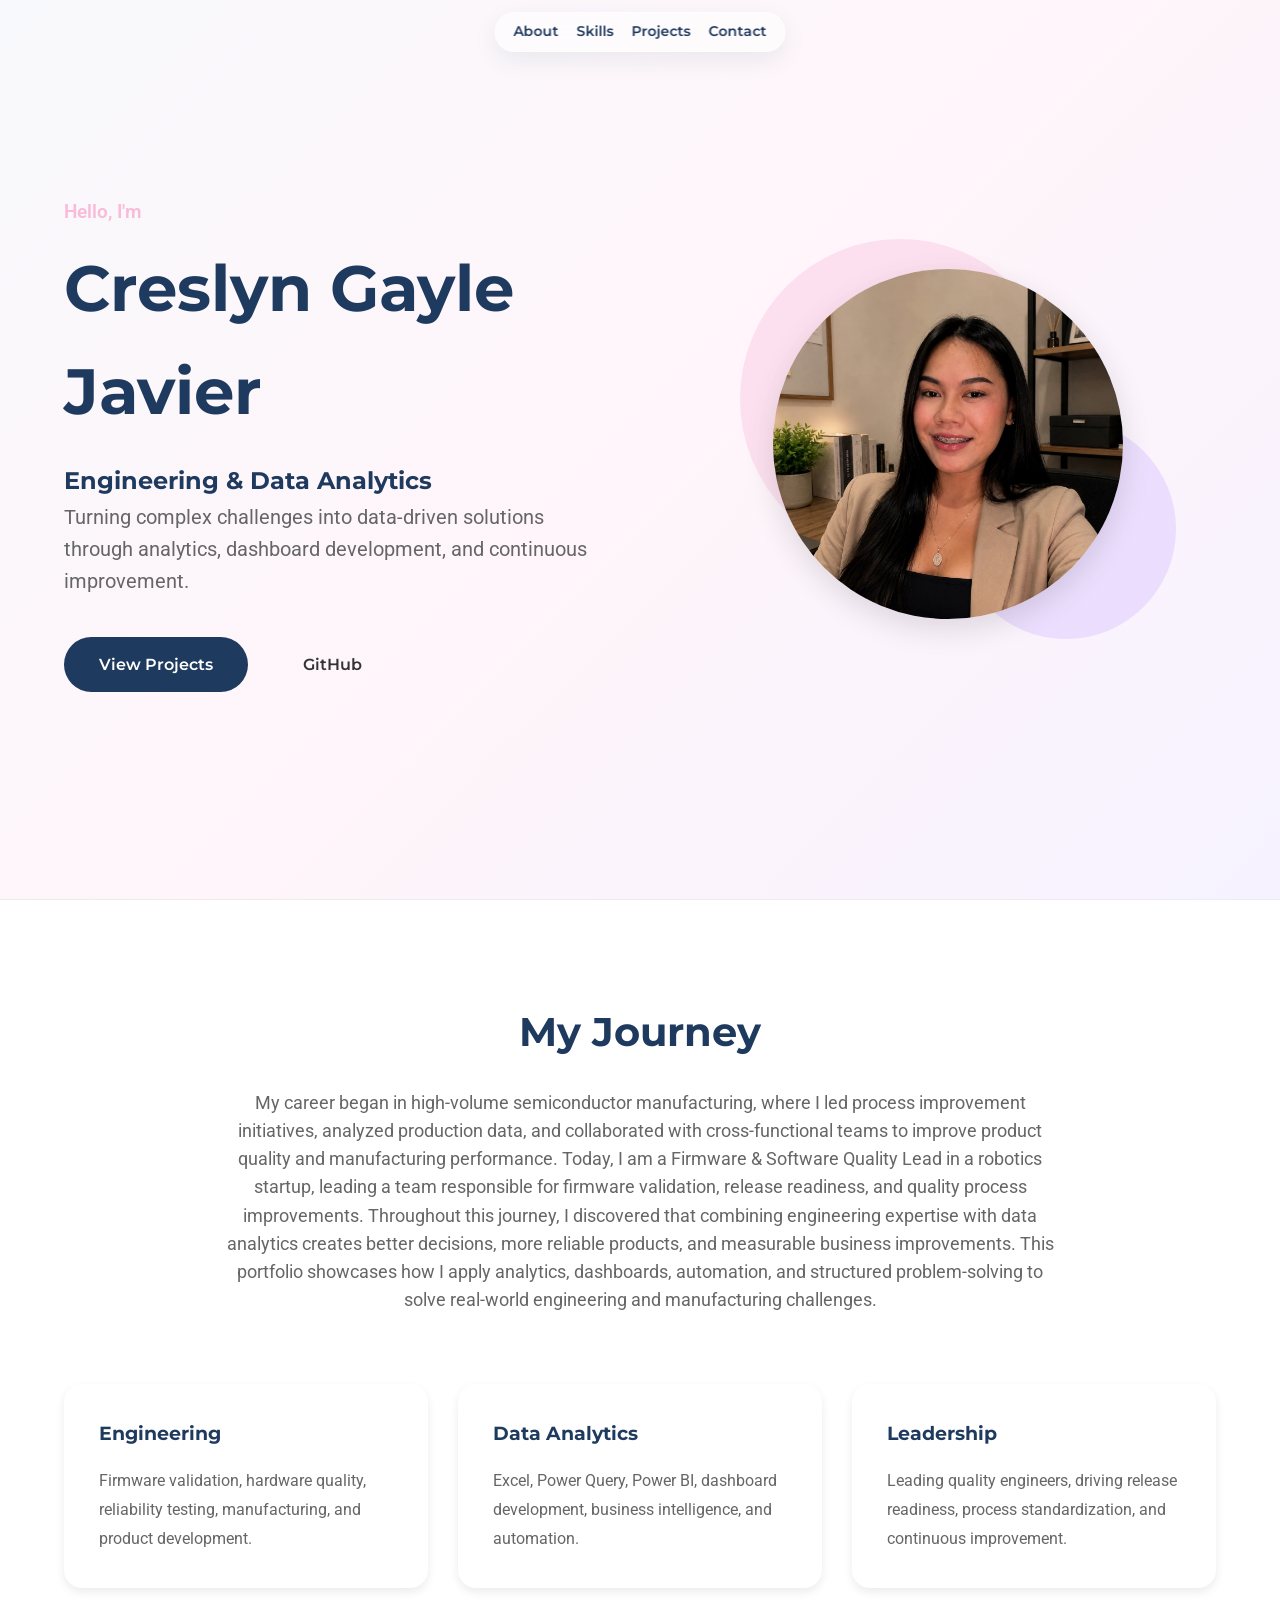
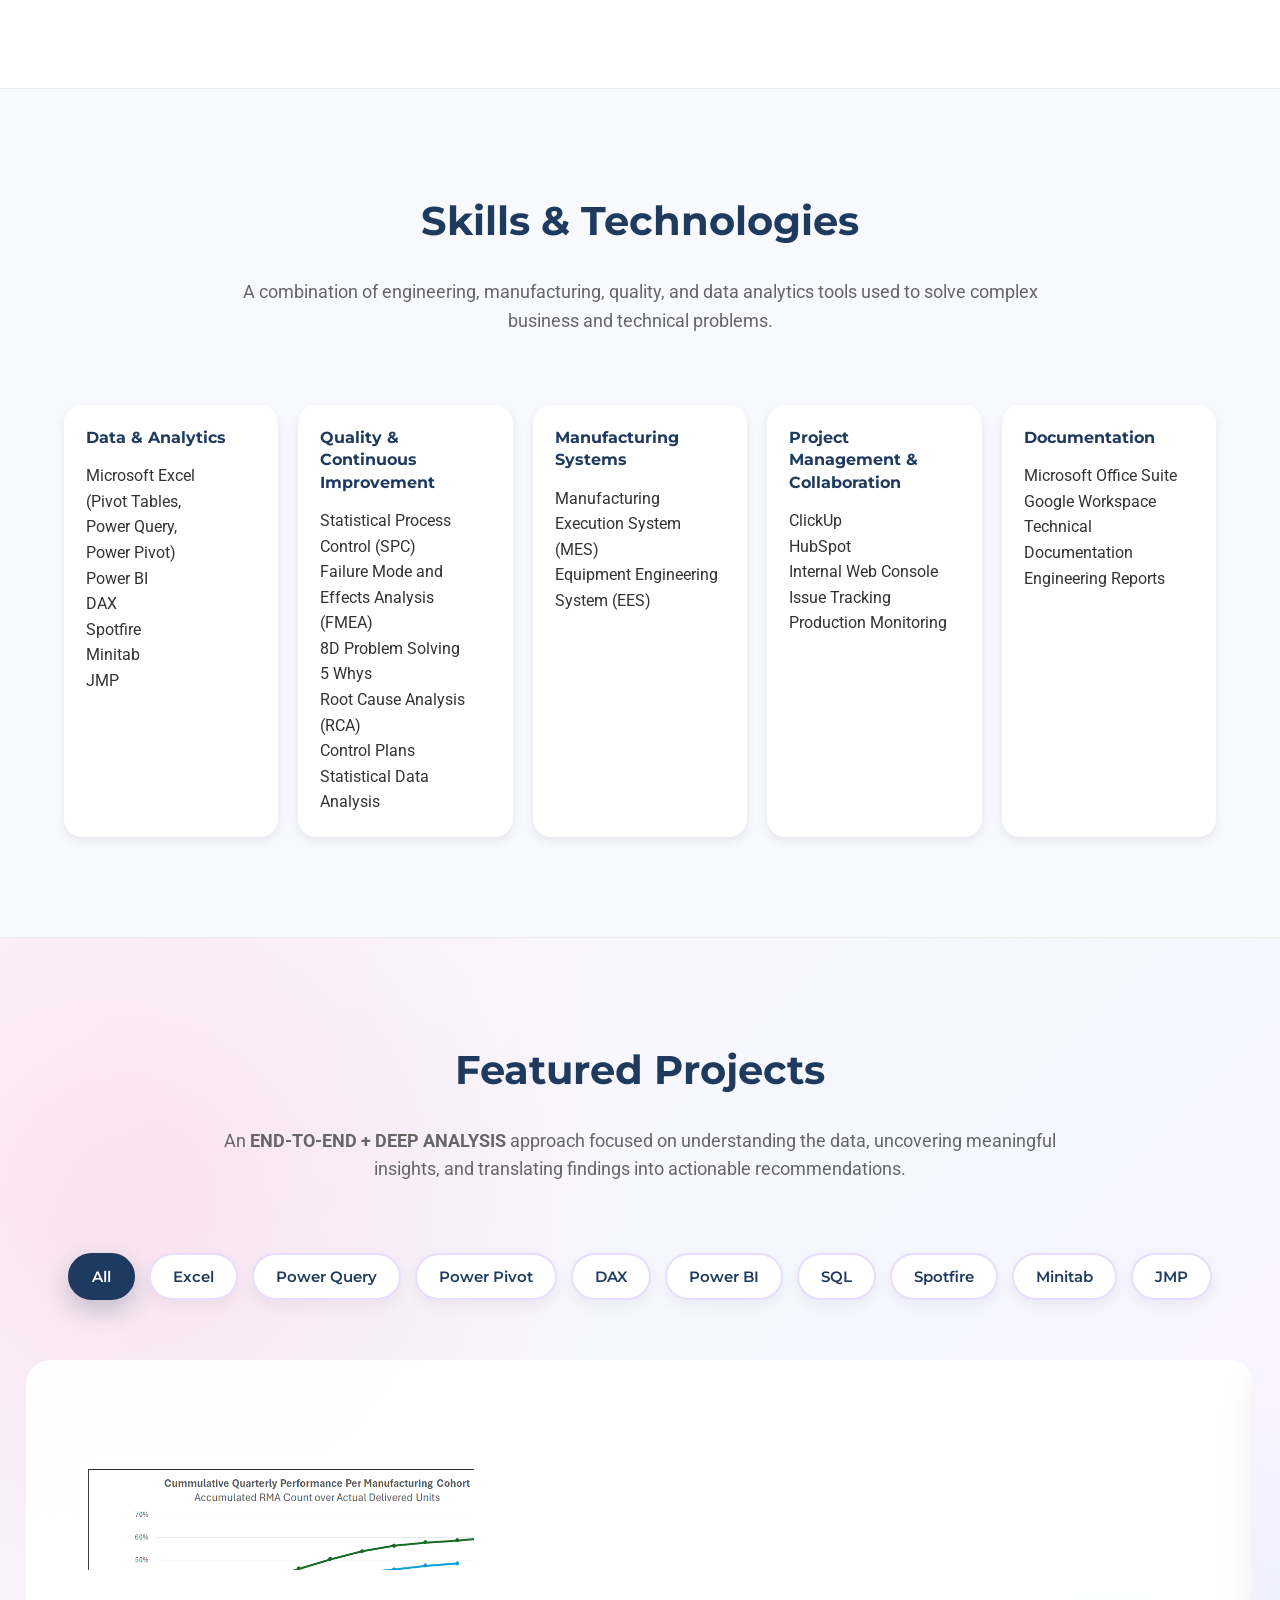
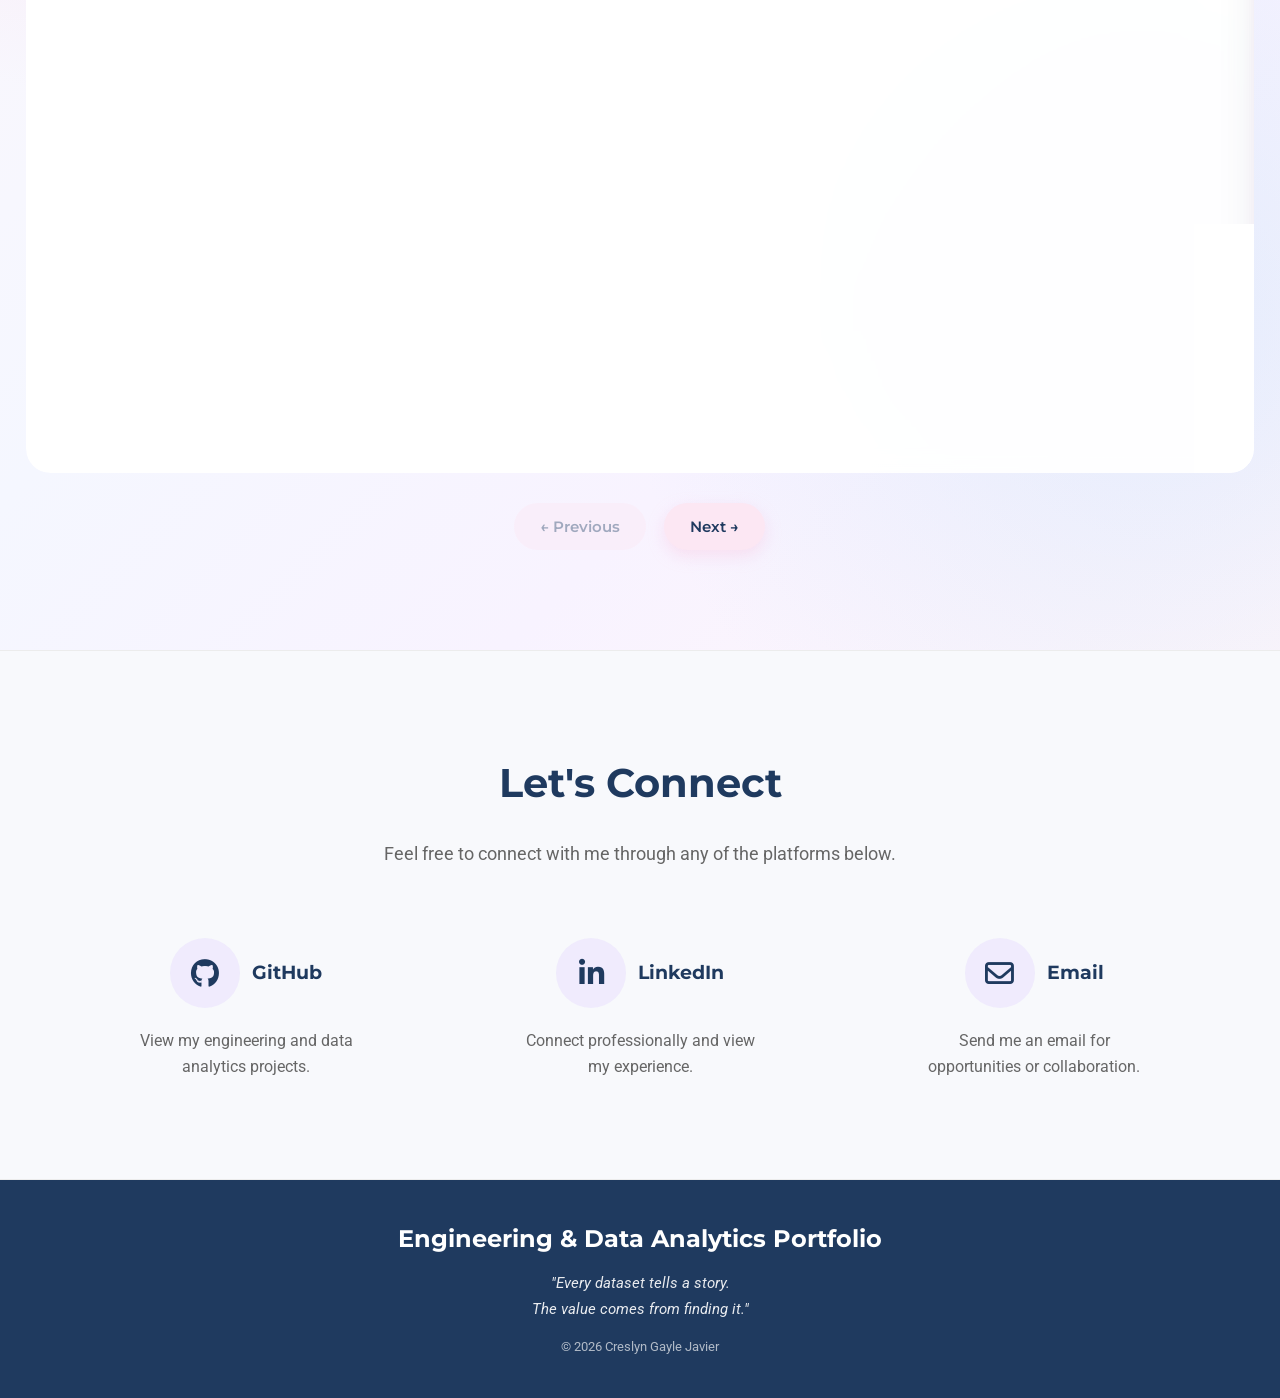
<file: index.html>
<!DOCTYPE html>
<html lang="en">

<head>

    <meta charset="UTF-8">
    <meta name="viewport" content="width=device-width, initial-scale=1.0">

    <title>Creslyn Gayle | Engineering & Data Analytics Portfolio</title>

    <meta name="description"
        content="Engineering and Data Analytics Portfolio showcasing firmware engineering, manufacturing quality, data analytics, dashboards, and automation projects.">

    <meta name="author" content="Creslyn Gayle Javier">

    <meta name="robots" content="index, follow">

    <link rel="canonical"
        href="https://lovelyjavier.github.io/Engineering-and-Data-Analytics-Portfolio/">

    <link rel="icon" href="favicon.png">

    <!-- Open Graph (Facebook, LinkedIn, Discord) -->

    <meta property="og:title"
        content="Creslyn Gayle | Engineering & Data Analytics Portfolio">

    <meta property="og:description"
        content="Engineering and Data Analytics Portfolio showcasing dashboards, quality engineering, manufacturing analytics, and automation projects.">

    <meta property="og:type" content="website">

    <meta property="og:url"
        content="https://lovelyjavier.github.io/Engineering-and-Data-Analytics-Portfolio/">

    <meta property="og:image"
        content="https://lovelyjavier.github.io/Engineering-and-Data-Analytics-Portfolio/images/profile.jpg">

    <!-- Twitter -->

    <meta name="twitter:card" content="summary_large_image">

    <meta name="twitter:title"
        content="Creslyn Gayle | Engineering & Data Analytics Portfolio">

    <meta name="twitter:description"
        content="Engineering and Data Analytics Portfolio showcasing dashboards, quality engineering, manufacturing analytics, and automation projects.">

    <meta name="twitter:image"
        content="https://lovelyjavier.github.io/Engineering-and-Data-Analytics-Portfolio/images/profile.jpg">

    <!-- Structured Data -->

    <script type="application/ld+json">
    {
      "@context":"https://schema.org",
      "@type":"Person",
      "name":"Creslyn Gayle Javier",
      "jobTitle":"Firmware & Software Quality Lead",
      "url":"https://lovelyjavier.github.io/Engineering-and-Data-Analytics-Portfolio/",
      "image":"https://lovelyjavier.github.io/Engineering-and-Data-Analytics-Portfolio/images/profile.jpg",
      "sameAs":[
        "https://github.com/LovelyJavier",
        "linkedin.com/in/crslyngyljvr"
      ]
    }
    </script>

    <link rel="stylesheet"
        href="https://cdnjs.cloudflare.com/ajax/libs/font-awesome/6.7.2/css/all.min.css">

    <link rel="stylesheet" href="css/style.css">

</head>
<body>

    <header>

    <nav>

        <ul>

            <li><a href="#about">About</a></li>
            <li><a href="#skills">Skills</a></li>
            <li><a href="#projects">Projects</a></li>
            <li><a href="#contact">Contact</a></li>

        </ul>

    </nav>

</header>

    <!-- ================= HERO ================= -->

<section id="hero">

    <div class="container hero-container">

        <div class="hero-content">

            <p class="hero-greeting">Hello, I'm</p>

            <h1>Creslyn Gayle Javier</h1>

            <h2 class="hero-title">
                Engineering & Data Analytics
            </h2>

            <p class="hero-description">
                Turning complex challenges into data-driven solutions through
                analytics, dashboard development, and continuous improvement.
            </p>

            <div class="hero-buttons">

                <a href="#projects" class="btn btn-primary">
                    View Projects
                </a>

                <a href="https://github.com/LovelyJavier"
                   target="_blank"
                   class="btn btn-secondary">

                    GitHub

                </a>

            </div>

        </div>

        <div class="hero-image">

            <div class="circle one"></div>
            <div class="circle two"></div>

            <img
                src="images/profile/Profile Picture.jpg"
                alt="Creslyn Gayle">

        </div>

    </div>

</section>
<!-- ==========================================
             ABOUT
        ========================================== -->
        
        <section id="about">
        
            <div class="container">
        
                <h2 class="section-title">
                    My Journey
                </h2>
        
                <p class="section-description">
        
                    My career began in high-volume semiconductor manufacturing, where I led
                    process improvement initiatives, analyzed production data, and collaborated
                    with cross-functional teams to improve product quality and manufacturing
                    performance.
        
                    Today, I am a Firmware & Software Quality Lead in a robotics startup,
                    leading a team responsible for firmware validation, release readiness,
                    and quality process improvements. Throughout this journey, I discovered
                    that combining engineering expertise with data analytics creates better
                    decisions, more reliable products, and measurable business improvements.
        
                    This portfolio showcases how I apply analytics, dashboards, automation,
                    and structured problem-solving to solve real-world engineering and
                    manufacturing challenges.
        
                </p>
        
                <div class="about-grid">
        
                    <div class="about-card">
        
                        <h3>Engineering</h3>
        
                        <p>
        
                            Firmware validation, hardware quality,
                            reliability testing, manufacturing,
                            and product development.
        
                        </p>
        
                    </div>
        
                    <div class="about-card">
        
                        <h3>Data Analytics</h3>
        
                        <p>
        
                            Excel, Power Query, Power BI,
                            dashboard development,
                            business intelligence, and automation.
        
                        </p>
        
                    </div>
        
                    <div class="about-card">
        
                        <h3>Leadership</h3>
        
                        <p>
        
                            Leading quality engineers,
                            driving release readiness,
                            process standardization,
                            and continuous improvement.
        
                        </p>
        
                    </div>
        
                </div>
        
            </div>
        
        </section>

    <!-- ==========================================
         SKILLS
    ========================================== -->
    
    <section id="skills">
    
        <div class="container">
    
            <h2 class="section-title">
                Skills & Technologies
            </h2>
    
            <p class="section-description">
    
                A combination of engineering, manufacturing, quality, and data analytics tools used to solve complex business and technical problems.
    
            </p>
    
            <div class="skills-grid">
    
                <div class="skill-card">
    
                    <h3>Data & Analytics</h3>
    
                    <ul>
    
                        <li>Microsoft Excel</li>
                        <li>(Pivot Tables,</li>
                        <li>Power Query,</li>
                        <li>Power Pivot)</li>
                        <li>Power BI</li>
                        <li>DAX</li>
                        <li>Spotfire</li>
                        <li>Minitab</li>
                        <li>JMP</li>
    
                    </ul>
    
                </div>
    
                <div class="skill-card">
    
                    <h3>Quality & Continuous Improvement</h3>
    
                    <ul>
    
                        <li>Statistical Process Control (SPC)</li>
    
                        <li>Failure Mode and Effects Analysis (FMEA)</li>
    
                        <li>8D Problem Solving</li>
    
                        <li>5 Whys</li>
    
                        <li>Root Cause Analysis (RCA)</li>
    
                        <li>Control Plans</li>
    
                        <li>Statistical Data Analysis</li>
    
                    </ul>
    
                </div>
    
                <div class="skill-card">
    
                    <h3>Manufacturing Systems</h3>
    
                    <ul>
    
                        <li>Manufacturing Execution System (MES)</li>
    
                        <li>Equipment Engineering System (EES)</li>
    
                    </ul>
    
                </div>
    
                <div class="skill-card">
    
                    <h3>Project Management & Collaboration</h3>
    
                    <ul>
    
                        <li>ClickUp</li>
    
                        <li>HubSpot</li>
    
                        <li>Internal Web Console</li>
    
                        <li>Issue Tracking</li>
    
                        <li>Production Monitoring</li>
    
                    </ul>
    
                </div>
    
                <div class="skill-card">
    
                    <h3>Documentation</h3>
    
                    <ul>
    
                        <li>Microsoft Office Suite</li>
    
                        <li>Google Workspace</li>
    
                        <li>Technical Documentation</li>
    
                        <li>Engineering Reports</li>
    
                    </ul>
    
                </div>
    
            </div>
    
        </div>
    
    </section>

    <!-- ==========================================
         PROJECTS
    ========================================== -->
    
    <section id="projects">
    
        <div class="container">
    
            <h2 class="section-title">
                Featured Projects
            </h2>
    
           <p class="section-description">
                An <strong>END-TO-END + DEEP ANALYSIS</strong> approach focused on
                understanding the data, uncovering meaningful insights, and translating
                findings into actionable recommendations.
            </p>
            
                 <!-- ==========================================
                             PROJECT FILTERS
                ========================================== -->
                
                <div class="project-filters">
                
                    <button class="filter-btn active" data-filter="all">
                        All
                    </button>
                
                    <button class="filter-btn" data-filter="excel">
                        Excel
                    </button>
                
                    <button class="filter-btn" data-filter="powerquery">
                        Power Query
                    </button>
                
                    <button class="filter-btn" data-filter="powerpivot">
                        Power Pivot
                    </button>

                    <button class="filter-btn" data-filter="dax">
                        DAX
                    </button>
                    
                    <button class="filter-btn" data-filter="powerbi">
                        Power BI
                    </button>
                
                    <button class="filter-btn" data-filter="sql">
                        SQL
                    </button>
                
                    <button class="filter-btn" data-filter="spotfire">
                        Spotfire
                    </button>
                
                    <button class="filter-btn" data-filter="minitab">
                        Minitab
                    </button>
                
                    <button class="filter-btn" data-filter="jmp">
                        JMP
                    </button>
                
                </div>
                
                <!-- ==========================================
                                 PROJECT CAROUSEL
                ========================================== -->
                
                <div class="projects-carousel">
                
                    <div class="projects-wrapper">
                
                        <div class="projects-track">
                
                            <!-- ==========================================
                                             PROJECT 1
                            ========================================== -->
                
                            <article class="project-card"
                                     data-tools="excel,powerquery,pivottables,excelformulas">
                
                                <!-- Dashboard Image -->
                
                                <div class="project-image">
                
                                    <img
                                        src="images/projects/Project 1.png"
                                        alt="Product Reliability and RMA Analytics Dashboard">
                
                                </div>
                
                                <!-- Project Information -->
                
                                <div class="project-content">
                
                                    <div class="project-header">
                
                                        <h3>
                                            Product Reliability &amp; RMA Analytics
                                        </h3>
                
                                        <span class="project-status completed">
                                            Completed
                                        </span>
                
                                    </div>
                
                                    <p class="project-description">
                
                                        Analyzed field quality RMA data to evaluate product reliability,
                                        identify manufacturing quality trends, compare manufacturing
                                        cohort performance, and monitor product performance throughout
                                        its lifecycle.
                
                                    </p>
                
                                    <div class="project-tools">
                
                                        <span>Excel</span>
                                        <span>Power Query</span>
                                        <span>Pivot Tables</span>
                                        <span>Excel Formulas</span>
                
                                    </div>
                
                                    <div class="project-details">
                
                                        <div>
                
                                            <strong>Data Source Complexity</strong>
                                            <p>★★★★★</p>
                
                                        </div>
                
                                        <div>
                
                                            <strong>Dashboard Difficulty</strong>
                                            <p>★★★★☆</p>
                
                                        </div>
                
                                    </div>
                
                                    <!-- View Project Button -->
                
                                    <div class="project-footer">
                
                                        <a href="https://github.com/LovelyJavier/Product-Reliability-and-RMA-Analytics"
                                           target="_blank"
                                           rel="noopener noreferrer"
                                           class="project-button">
                
                                            View Project
                
                                            <span>→</span>
                
                                        </a>
                
                                    </div>
                
                                </div>
                
                            </article>
                
                
                            <!-- ==========================================
                                             PROJECT 2
                            ========================================== -->
                
                            <article class="project-card"
                                     data-tools="powerbi,powerquery,dax,excel">
                
                                <!-- Dashboard Image -->
                
                                <div class="project-image">
                
                                    <img
                                        src="images/projects/Project 2.png"
                                        alt="Firmware Validation Analytics Dashboard">
                
                                </div>
                
                                <!-- Project Information -->
                
                                <div class="project-content">
                
                                    <div class="project-header">
                
                                        <h3>
                                            Firmware Validation Analytics
                                        </h3>
                
                                        <span class="project-status completed">
                                            Completed
                                        </span>
                
                                    </div>
                
                                    <p class="project-description">
                
                                        Developed an interactive Power BI dashboard to monitor firmware
                                        validation activities across Engineering Builds (EB) and
                                        Integration Builds (IB), providing visibility into testing
                                        progress, build stability, outstanding issues, validation
                                        coverage, and release readiness.
                
                                    </p>
                
                                    <div class="project-tools">
                
                                        <span>Power BI</span>
                                        <span>Power Query</span>
                                        <span>DAX</span>
                                        <span>Excel</span>
                
                                    </div>
                
                                    <div class="project-details">
                
                                        <div>
                
                                            <strong>Data Source Complexity</strong>
                                            <p>★★★☆☆</p>
                
                                        </div>
                
                                        <div>
                
                                            <strong>Dashboard Difficulty</strong>
                                            <p>★★☆☆☆</p>
                
                                        </div>
                
                                    </div>
                
                                    <!-- View Project Button -->
                
                                    <div class="project-footer">
                
                                        <a href="https://github.com/LovelyJavier/Firmware-Validation-Analytics"
                                           target="_blank"
                                           rel="noopener noreferrer"
                                           class="project-button">
                
                                            View Project
                
                                            <span>→</span>
                
                                        </a>
                
                                    </div>
                
                                </div>
                
                            </article>
                            
                            <!-- ==========================================
                                                PROJECT 3,
                            ========================================== -->
                            
                            <article class="project-card"
                                     data-tools="excel,powerquery,powerbi,dax,minitab">
                            
                                <!-- Dashboard Image -->
                            
                                <div class="project-image">
                            
                                    <img
                                        src="images/projects/Project 3.png"
                                        alt="Acoustic Test Data Analytics Dashboard">
                            
                                </div>
                            
                                <!-- Project Information -->
                            
                                <div class="project-content">
                            
                                    <div class="project-header">
                            
                                        <h3>
                                            Acoustic Test Data Analytics
                                        </h3>
                            
                                        <span class="project-status completed">
                                            Completed
                                        </span>
                            
                                    </div>
                            
                                    <p class="project-description">
                            
                                        Analyzed acoustic test data to evaluate noise performance, compare
                                        operating modes, design types, and material variants, identify
                                        high-noise measurement positions, and statistically validate the
                                        best-performing configurations against the baseline.
                            
                                    </p>
                            
                                    <div class="project-tools">
                            
                                        <span>Excel</span>
                                        <span>Power Query</span>
                                        <span>Power BI</span>
                                        <span>DAX</span>
                                        <span>Minitab</span>
                            
                                    </div>
                            
                                    <div class="project-details">
                            
                                        <div>
                            
                                            <strong>Data Source Complexity</strong>
                                            <p>★★★★☆</p>
                            
                                        </div>
                            
                                        <div>
                            
                                            <strong>Dashboard Difficulty</strong>
                                            <p>★★★☆☆</p>
                            
                                        </div>
                            
                                    </div>
                            
                                    <!-- View Project Button -->
                            
                                    <div class="project-footer">
                            
                                        <a href="https://github.com/LovelyJavier/Acoustic-Test-Data-Analytics"
                                           target="_blank"
                                           rel="noopener noreferrer"
                                           class="project-button">
                            
                                            View Project
                            
                                            <span>→</span>
                            
                                        </a>
                            
                                    </div>
                            
                                </div>
                            
                            </article>
                
                        </div>
                
                    </div>

                   
                
                    <!-- ==========================================
                                 CAROUSEL NAVIGATION
                    ========================================== -->
                
                    <div class="carousel-nav">
                
                        <button
                            type="button"
                            class="carousel-btn"
                            id="previous-project">
                
                            ← Previous
                
                        </button>
                
                        <button
                            type="button"
                            class="carousel-btn"
                            id="next-project">
                
                            Next →
                
                        </button>
                
                    </div>
                
                </div>
    </section>

    <!-- ==========================================
         CONTACT
    ========================================== -->
    
    <section id="contact">
    
        <div class="container">
    
            <h2 class="section-title">
    
                Let's Connect
    
            </h2>
    
            <p class="section-description">
    
                Feel free to connect with me through any of the platforms below.
    
            </p>
    
            <div class="contact-grid">
    
                <!-- GitHub -->
    
                <a href="https://github.com/LovelyJavier"
                   target="_blank"
                   class="contact-card">
    
                    <h3>
    
                        <i class="fa-brands fa-github"></i>
    
                        GitHub
    
                    </h3>
    
                    <p>
    
                        View my engineering and data analytics projects.
    
                    </p>
    
                </a>
    
                <!-- LinkedIn -->
    
                <a href="http://linkedin.com/in/crslyngyljvr"
                   target="_blank"
                   class="contact-card">
    
                    <h3>
    
                        <i class="fa-brands fa-linkedin-in"></i>
    
                        LinkedIn
    
                    </h3>
    
                    <p>
    
                        Connect professionally and view my experience.
    
                    </p>
    
                </a>
    
                <!-- Email -->
    
                <a href="mailto:creslyngaylejavier@icloud.com"
                   class="contact-card">
    
                    <h3>
    
                        <i class="fa-regular fa-envelope"></i>
    
                        Email
    
                    </h3>
    
                    <p>
    
                        Send me an email for opportunities or collaboration.
    
                    </p>
    
                </a>
    
            </div>
    
        </div>
    
    </section>
    
    <!-- ==========================================
         FOOTER
    ========================================== -->
    
    <footer>
    
            <div class="footer-content">
    
                <h2>
    
                    Engineering & Data Analytics Portfolio
    
                </h2>
    
                <p class="footer-quote">
    
                    "Every dataset tells a story.<br>
                    The value comes from finding it."
    
                </p>
    
                <p class="copyright">
    
                    © 2026 Creslyn Gayle Javier
    
                </p>
    
            </div>
    
    </footer>

    <script src="js/script.js"></script>
    
    </body>
    
    </html>
</file>
<file: css/style.css>
/* ==========================================
   GOOGLE FONTS
========================================== */

@import url('https://fonts.googleapis.com/css2?family=Montserrat:wght@400;500;600;700&family=Roboto:wght@300;400;500&display=swap');


/* ==========================================
   CSS VARIABLES
========================================== */

:root{

    /* Colors */

    --primary:#1F3A5F;
    --secondary:#F8BBD9;
    --accent:#CDB4FF;
    --highlight:#FFB86B;

    --background:#F8F9FC;
    --surface:#FFFFFF;

    --text:#333333;
    --text-light:#666666;

    /* Shadows */

    --shadow-small:0 4px 10px rgba(0,0,0,.08);
    --shadow-medium:0 10px 30px rgba(0,0,0,.12);

    /* Radius */

    --radius:18px;

    /* Transition */

    --transition:.35s ease;

    /* Width */

    --container:1200px;

}


/* ==========================================
   RESET
========================================== */

*{

    margin:0;
    padding:0;
    box-sizing:border-box;

}

html{

    scroll-behavior:smooth;

}

body {
    font-family: 'Roboto', sans-serif;
    background: var(--background);
    color: var(--text);
    line-height: 1.6;
    
    /* ADD THESE THREE LINES */
    display: flex;
    flex-direction: column;
    min-height: 100vh; 
}

/* ADD THIS NEW CLASS */
main, .main-content {
    flex: 1;
}



/* ==========================================
   TYPOGRAPHY
========================================== */

h1,h2,h3,h4{

    font-family:'Montserrat',sans-serif;
    color:var(--primary);

}

p{

    color:var(--text-light);

}

a{

    text-decoration:none;
    color:inherit;

}

ul{

    list-style:none;

}

img{

    max-width:100%;
    display:block;

}


/* ==========================================
   GLOBAL CONTAINER
========================================== */

.container{

    width:min(90%, var(--container));
    margin:auto;

}


/* ==========================================
   SECTION
========================================== */

section{

    padding:100px 0;

}


/* ==========================================
   PLACEHOLDER ONLY
   (remove later)
========================================== */

section{

    border-bottom:1px solid #ececec;

}
/* ==========================================
   NAVIGATION
========================================== */

header{

    position:fixed;

    top:12px;

    left:50%;

    transform:translateX(-50%);

    z-index:1000;

    transition:var(--transition);

}

nav{

    display:flex;

    justify-content:space-between;

    align-items:center;

    gap:20px;

    padding:8px 18px;

    border-radius:999px;

    background:rgba(255,255,255,.55);

    backdrop-filter:blur(18px);

    -webkit-backdrop-filter:blur(18px);

    border:1px solid rgba(255,255,255,.35);

    box-shadow:0 8px 24px rgba(31,58,95,.08);

}

nav ul{

    display:flex;

    align-items:center;

    flex-wrap:nowrap;

    gap:18px;

    margin:0;

    padding:0;

    list-style:none;

}

nav a{

    display:block;

    font-family:'Montserrat',sans-serif;

    font-size:.85rem;

    font-weight:600;

    color:var(--primary);

    position:relative;

    white-space:nowrap;

    transition:var(--transition);

}

nav a:hover{

    color:var(--highlight);

}

nav a::after{

    content:"";

    position:absolute;

    left:0;

    bottom:-5px;

    width:0;

    height:2px;

    background:var(--secondary);

    transition:var(--transition);

}

nav a:hover::after{

    width:100%;

}

header.scrolled nav{

    background:rgba(255,255,255,.82);

    box-shadow:0 10px 25px rgba(31,58,95,.12);

}
/* ==========================================
   HERO
========================================== */

#hero {

    min-height: 100vh;
   
    padding-top:90px;
   
    display: flex;

    align-items: center;

    background: linear-gradient(
        135deg,
        #F8F9FC 0%,
        #FFF5FA 50%,
        #F6F2FF 100%
    );

    overflow: hidden;

}

.hero-container{

    display:flex;

    justify-content:space-between;

    align-items:center;

    gap:80px;

}

.hero-content{

    flex:1;

}

.hero-greeting{

    color:var(--secondary);

    font-weight:600;

    font-size:1.2rem;

    margin-bottom:10px;

}

.hero-content h1{

    font-size:4rem;

    margin-bottom:20px;

}

.hero-description{

    font-size:1.25rem;

    max-width:550px;

    margin-bottom:40px;

}

.hero-buttons{

    display:flex;

    gap:20px;

}

.btn{

    padding:15px 35px;

    border-radius:50px;

    font-family:'Montserrat',sans-serif;

    font-weight:600;

    transition:var(--transition);

}

.btn-primary{

    background:var(--primary);

    color:white;

}

.btn-primary:hover {

    background: var(--highlight);

    transform: translateY(-4px);

    box-shadow: var(--shadow-medium);

}

.btn-secondary:hover {

    background: var(--primary);

    color: white;

    transform: translateY(-4px);

}

.btn-secondary:hover{

    background:var(--primary);

    color:white;

}

.hero-image{

    flex:1;

    display:flex;

    justify-content:center;

    position:relative;

}

.hero-image img{

    width:350px;

    height:350px;

    object-fit:cover;

    border-radius:50%;

    box-shadow:var(--shadow-medium);

    position:relative;

    z-index:2;

}

.circle{

    position:absolute;

    border-radius:50%;

    z-index:1;

}

.one{

    width:320px;

    height:320px;

    background:rgba(248,187,217,.35);

    top:-30px;

    left:60px;

}

.two{

    width:220px;

    height:220px;

    background:rgba(205,180,255,.35);

    bottom:-20px;

    right:40px;

}
/* ==========================================
   ABOUT
========================================== */

.section-title{

    text-align:center;

    font-size:2.5rem;

    margin-bottom:25px;

}

.section-description{

    max-width:850px;

    margin:0 auto 70px;

    text-align:center;

    font-size:1.1rem;

}

.strength-grid{

    display:grid;

    grid-template-columns:repeat(3,1fr);

    gap:30px;

}

.strength-card{

    background:var(--surface);

    padding:35px;

    border-radius:var(--radius);

    box-shadow:var(--shadow-small);

    transition:var(--transition);

}

.strength-card:hover{

    transform:translateY(-8px);

    box-shadow:var(--shadow-medium);

}

.strength-card h3{

    margin-bottom:15px;

}
/* ==========================================
   HERO ANIMATIONS
========================================== */

.hero-content {

    animation: fadeUp 1s ease forwards;

}

.hero-image {

    animation: fadeIn 1.2s ease forwards;

}

@keyframes fadeUp {

    from {

        opacity: 0;

        transform: translateY(40px);

    }

    to {

        opacity: 1;

        transform: translateY(0);

    }

}

@keyframes fadeIn {

    from {

        opacity: 0;

    }

    to {

        opacity: 1;

    }

}
/* ==========================================
   SKILLS
========================================== */

.skills-grid {

    display: grid;

    grid-template-columns: repeat(5, 1fr);

    gap: 20px;

    margin-top: 60px;

}

.skill-card {

    background: var(--surface);

    border-radius: var(--radius);

    padding: 22px;

    box-shadow: var(--shadow-small);

    transition: var(--transition);

    text-align: left;

}

.skill-card:hover {

    transform: translateY(-8px);

    box-shadow: var(--shadow-medium);

}

.skill-card img {

    width: 65px;

    height: 65px;

    margin: 0 auto 20px;

}

.skill-card h3 {

    font-size: 1rem;

    margin-bottom: 14px;

    line-height: 1.4;

}

.skill-card p {

    font-size: .85rem;

    line-height: 1.7;

    text-align: left;

}
/* ==========================================
   ABOUT
========================================== */

#about {

    background: #ffffff;

}

.about-grid {

    display: grid;

    grid-template-columns: repeat(3, 1fr);

    gap: 30px;

    margin-top: 60px;

}

.about-card {

    background: var(--surface);

    padding: 35px;

    border-radius: var(--radius);

    box-shadow: var(--shadow-small);

    transition: var(--transition);

}

.about-card:hover {

    transform: translateY(-8px);

    box-shadow: var(--shadow-medium);

}

.about-card h3 {

    margin-bottom: 18px;

    color: var(--primary);

}

.about-card p {

    line-height: 1.8;

}
/* ==========================================
   PROJECTS
========================================== */

#projects {

    position: relative;

    background:
        radial-gradient(
            circle at 10% 20%,
            rgba(248, 187, 217, 0.35),
            transparent 32%
        ),

        radial-gradient(
            circle at 90% 75%,
            rgba(173, 216, 255, 0.30),
            transparent 35%
        ),

        linear-gradient(
            135deg,
            #fdf7fb 0%,
            #f5f7ff 45%,
            #f8f3ff 70%,
            #fff6fa 100%
        );

    overflow: hidden;
}


/* Wider only for Projects */

#projects .container {

    width: min(96%, 1600px);

    position: relative;

    z-index: 1;
}


/* ==========================================
   PROJECT CAROUSEL
========================================== */

.projects-carousel {

    width: 100%;

    margin-top: 60px;
}


.projects-wrapper {

    width: 100%;

    overflow: hidden;

    border-radius: 24px;
}


.projects-track {

    display: flex;

    transition: transform .5s ease;
}


/* ==========================================
   PROJECT CARD
========================================== */

.project-card {

    flex: 0 0 100%;

    min-width: 100%;

    display: grid;

    grid-template-columns: 65% 35%;

    gap: 40px;

    background: rgba(255, 255, 255, 0.94);

    border: 1px solid rgba(255, 255, 255, 0.75);

    backdrop-filter: blur(10px);

    border-radius: 24px;

    padding: 50px;

    min-height: 600px;

    box-shadow:
        0 15px 40px rgba(25, 55, 95, 0.08),
        0 5px 20px rgba(236, 72, 153, 0.05);

    align-items: center;

    box-sizing: border-box;

    transition: .35s ease;
}


.project-card:hover {

    transform: translateY(-8px);

    box-shadow:
        0 25px 60px rgba(25, 55, 95, 0.10),
        0 15px 35px rgba(236, 72, 153, 0.13);
}


/* ==========================================
   PROJECT CONTENT
========================================== */

.project-content {

    display: flex;

    flex-direction: column;

    height: 100%;
}


.project-content h3 {

    font-size: 2.5rem;

    line-height: 1.15;

    margin-bottom: 20px;
}


.project-content p {

    color: #555;

    font-size: 1.05rem;

    line-height: 1.9;
}


/* ==========================================
   PROJECT IMAGE
========================================== */

.project-image {

    position: relative;

    overflow: hidden;

    border-radius: 18px;
}


.project-image img {

    width: 100%;

    height: 520px;

    object-fit: cover;

    object-position: top;

    display: block;
}


/* ==========================================
   PROJECT TOOLS
========================================== */

.project-tools {

    display: flex;

    flex-wrap: wrap;

    gap: 10px;

    margin: 25px 0;
}


.project-tools span {

    background: #FCE7F3;

    color: var(--primary);

    padding: 10px 18px;

    border-radius: 999px;

    font-size: .92rem;

    font-weight: 600;
}


/* ==========================================
   PROJECT DETAILS
========================================== */

.project-details {

    display: grid;

    grid-template-columns: repeat(2, 1fr);

    gap: 20px;

    margin-bottom: 30px;
}


.project-details div {

    background: rgba(250, 250, 250, 0.85);

    padding: 18px;

    border-radius: 16px;

    text-align: center;

    border: 1px solid rgba(248, 187, 217, 0.15);
}


.project-details strong {

    display: block;

    margin-bottom: 8px;

    color: var(--primary);
}


.project-details p {

    font-size: 1.2rem;
}


/* ==========================================
   PROJECT BUTTON
========================================== */

.project-button {

    display: inline-flex;

    align-items: center;

    gap: 10px;

    margin-left: auto;

    background: var(--primary);

    color: #fff;

    padding: 16px 32px;

    border-radius: 999px;

    font-family: 'Montserrat', sans-serif;

    font-size: 1rem;

    text-decoration: none;

    transition: .3s ease;
}


.project-button:hover {

    transform: translateY(-3px);

    opacity: .9;
}


/* ==========================================
   PROJECT FOOTER
========================================== */

.project-footer {

    margin-top: auto;

    display: flex;

    justify-content: flex-end;

    align-items: center;
}


/* ==========================================
   CAROUSEL NAVIGATION
========================================== */

.carousel-nav {

    display: flex;

    justify-content: center;

    align-items: center;

    gap: 18px;

    margin-top: 30px;
}


.carousel-btn {

    border: none;

    background: #FCE7F3;

    color: var(--primary);

    padding: 14px 26px;

    border-radius: 999px;

    font-family: 'Montserrat', sans-serif;

    font-size: .95rem;

    font-weight: 600;

    cursor: pointer;

    transition: .3s;

    box-shadow: 0 6px 16px rgba(248, 187, 217, .35);
}


.carousel-btn:hover {

    background: var(--accent);

    color: #fff;

    transform: translateY(-2px);
}


.carousel-btn:disabled {

    opacity: .4;

    cursor: not-allowed;

    transform: none;

    box-shadow: none;
}

/* ==========================================
   MOBILE
========================================== */

@media(max-width:900px){

    .project-card{

        grid-template-columns:1fr;

        padding:25px;

    }

    .project-image img{

        height:250px;

    }

    .project-button{

        margin-left:0;

        margin-top:30px;

    }

    .project-footer{

        justify-content:flex-start;

    }

}
/* ==========================================
   CONTENT
========================================== */

.project-content{

    display:flex;

    flex-direction:column;

    height:100%;

}

.project-header{

    display:flex;

    justify-content:space-between;

    align-items:flex-start;

    margin-bottom:18px;

}

.project-header h3{

    font-size:1.9rem;

    line-height:1.3;

    color:var(--primary);

    max-width:75%;

}

.project-status{

    padding:6px 14px;

    border-radius:999px;

    font-size:.8rem;

    font-weight:600;

}

.completed{

    background:#dcfce7;

    color:#166534;

}

/* ==========================================
   DESCRIPTION
========================================== */

.project-description{

    font-size:.95rem;

    line-height:1.75;

    margin-bottom:20px;

}

/* ==========================================
   TOOLS
========================================== */

.project-tools{

    display:flex;

    flex-wrap:wrap;

    gap:8px;

    margin-bottom:20px;

}

.project-tools span{

    background:#eef2ff;

    color:var(--primary);

    padding:7px 14px;

    border-radius:999px;

    font-size:.8rem;

    font-weight:600;

}

/* ==========================================
   DETAILS
========================================== */

.project-details{

    display:flex;

    gap:24px;

    margin-bottom:20px;

}

.project-details div{

    background:#fafafa;

    padding:10px 16px;

    border-radius:12px;

}

.project-details strong{

    display:block;

    font-size:.75rem;

    color:#888;

    margin-bottom:4px;

    text-transform:uppercase;

    letter-spacing:.5px;

}

.project-details p{

    font-size:.95rem;

    font-weight:600;

    color:var(--primary);

}

/* ==========================================
   VIEW PROJECT BUTTON
========================================== */

.project-button{

    margin-top:auto;

    display:inline-flex;

    justify-content:center;

    align-items:center;

    gap:8px;

    width:fit-content;

    padding:12px 24px;

    border-radius:999px;

    background:linear-gradient(135deg,#F8BBD9,#F6A5C0);

    color:#ffffff;

    font-family:'Montserrat',sans-serif;

    font-size:.9rem;

    font-weight:600;

    text-decoration:none;

    box-shadow:0 8px 18px rgba(248,187,217,.35);

    transition:all .3s ease;

}

.project-button:hover{

    transform:translateY(-3px);

    box-shadow:0 12px 24px rgba(248,187,217,.45);

    background:linear-gradient(135deg,#F6A5C0,#EC4899);

}

.project-button span{

    transition:transform .3s ease;

}

.project-button:hover span{

    transform:translateX(4px);

}

/* ==========================================
   MOBILE
========================================== */

@media(max-width:900px){

    .project-card{

        flex:0 0 100%;

        grid-template-columns:1fr;

    }

    .project-image img{

    width:100%;

    height:180px;

    object-fit:cover;

}

    .project-header{

        flex-direction:column;

        gap:12px;

    }

    .project-header h3{

        max-width:100%;

        font-size:1.6rem;

    }

    .project-details{

        flex-direction:column;

        gap:12px;

    }

    .project-button{

    width:100%;

    padding:10px 18px;

    font-size:.8rem;

}

}
/* ==========================================
   CONTACT
========================================== */

#contact{

    width:100%;

}


.contact-grid{

    display:grid;

    grid-template-columns:repeat(3,1fr);

    gap:30px;

    margin-top:60px;

}

.contact-card i{

    width:70px;

    height:70px;

    display:flex;

    align-items:center;

    justify-content:center;

    border-radius:50%;

    font-size:1.8rem;

    background:rgba(205,180,255,.20);

    color:var(--primary);

    transition:var(--transition);

}

.contact-card:hover i{

    color:var(--highlight);

    transform:scale(1.15);

}
.contact-card p{

    text-align:center;

    max-width:240px;

    margin:auto;

}

.contact-card h3{

    display:flex;

    justify-content:center;

    align-items:center;

    gap:12px;

    color:var(--primary);

    margin-bottom:20px;

}
/* ==========================================
   FOOTER (FIXED)
========================================== */
footer {
    display: block !important;
    clear: both !important;
    width: 100vw !important;
    position: relative !important;
    left: 50% !important;
    transform: translateX(-50%) !important;
    background-color: #1F3A5F !important; /* Forces your primary dark blue hex color */
    color: #ffffff !important;
    padding: 40px 0 !important;
    margin: 0 !important;
}

.footer-content {
    text-align: center !important;
    width: 100% !important;
    max-width: 1200px !important;
    margin: 0 auto !important;
    padding: 0 20px !important;
}

.footer-content h2 {
    color: #ffffff !important;
    font-size: 1.5rem !important;
    margin-bottom: 12px !important;
}

.footer-quote {
    color: rgba(255, 255, 255, 0.90) !important;
    font-size: 0.95rem !important;
    font-style: italic !important;
    line-height: 1.7 !important;
    margin-bottom: 15px !important;
}

.copyright {
    color: rgba(255, 255, 255, 0.65) !important;
    font-size: 0.8rem !important;
}  

/* ==========================================
   PROJECT FILTERS
========================================== */

.project-filters{

    display:flex;

    justify-content:center;

    align-items:center;

    flex-wrap:wrap;

    gap:14px;

    margin:45px 0 60px;

}

.filter-btn{

    background:var(--surface);

    color:var(--primary);

    border:2px solid rgba(205,180,255,.45);

    border-radius:999px;

    padding:12px 22px;

    font-family:'Montserrat',sans-serif;

    font-size:.95rem;

    font-weight:600;

    cursor:pointer;

    transition:var(--transition);

    box-shadow:0 6px 16px rgba(0,0,0,.05);

}

.filter-btn:hover{

    transform:translateY(-3px);

    border-color:var(--secondary);

    background:rgba(248,187,217,.18);

    box-shadow:0 10px 24px rgba(205,180,255,.30);

}

.filter-btn.active{

    background:var(--primary);

    color:white;

    border-color:var(--primary);

    box-shadow:0 10px 25px rgba(31,58,95,.25);

}
/* ==========================================
   RESPONSIVE DESIGN
========================================== */

/* ==========================================
   Tablets & Small Laptops
========================================== */

@media (max-width:1200px){

    /* Hero */

    .hero-container{

        flex-direction:column;
        text-align:center;
        gap:50px;

    }

    .hero-content{

        order:2;

    }

    .hero-image{

        order:1;

    }

    .hero-description{

        margin:0 auto 35px;
        max-width:650px;

    }

    .hero-buttons{

        justify-content:center;

    }

    /* Projects */

    .project-card{

        grid-template-columns:1fr;
        gap:30px;

    }

    .project-image{

        order:-1;

    }

    .project-details{

        gap:40px;

    }

}


/* ==========================================
   Phones
========================================== */

@media (max-width:600px){

    /* ================= Navigation ================= */

    nav{

        padding:8px 16px;

    }

    nav ul{

        display:flex;
        flex-wrap:nowrap;
        justify-content:center;
        align-items:center;
        gap:12px;

    }

    nav a{

        font-size:.85rem;

    }

    /* ================= Sections ================= */

    section{

        padding:70px 0;

    }

    /* ================= Hero ================= */

    .hero-content h1{

        font-size:2.5rem;

    }

    .hero-description{

        font-size:1rem;

    }

    .hero-buttons{

        flex-direction:column;
        align-items:center;

    }

    .hero-image img{

        width:240px;
        height:240px;

    }

    .one{

        width:220px;
        height:220px;

    }

    .two{

        width:160px;
        height:160px;

    }

    /* ================= About ================= */

    .about-grid{

        grid-template-columns:1fr;

    }

    /* ================= Skills ================= */

    .skills-grid{

        grid-template-columns:1fr;

    }

    /* ================= Projects ================= */

    .project-card{

        grid-template-columns:1fr;
        padding:20px;
        gap:24px;

    }

    .project-image img{

        width:100%;
        height:auto;
        max-height:260px;
        object-fit:contain;

    }

    .project-header{

        flex-direction:column;
        align-items:flex-start;
        gap:12px;

    }

    .project-header h3{

        max-width:100%;
        font-size:1.5rem;

    }

    .project-description{

        font-size:.9rem;

    }

    .project-tools{

        gap:8px;

    }

    .project-tools span{

        font-size:.75rem;
        padding:6px 12px;

    }

    .project-details{

        display:flex;
        flex-wrap:wrap;
        gap:12px;

    }

    .project-details div{

        flex:1;
        min-width:120px;

    }

    .project-footer{

        display:flex;
        flex-direction:column;
        gap:14px;
        align-items:stretch;

    }

    .project-button{

        width:100%;
        justify-content:center;
        margin:0;

    }

    .carousel-nav{

        width:100%;
        display:flex;
        gap:10px;

    }

    .carousel-btn{

        flex:1;
        padding:12px;
        font-size:.85rem;

    }

/* ==========================
   CONTACT SECTION
========================== */

#contact{

    width:100%;
    padding:80px 0;

}

.contact-grid{

  grid-template-columns:1fr;

}



/* ==========================
   FOOTER
========================== */

footer{

    width:100%;
    background:var(--primary);
    color:white;

    padding:35px 0 20px;

    margin:0;

}

.footer-content{

    width:100%;

}


/* Remove any leftover bottom gap */

body{

    min-height:100vh;
    display:flex;
    flex-direction:column;

}


footer{

    margin-top:auto;

      }
}
</file>
